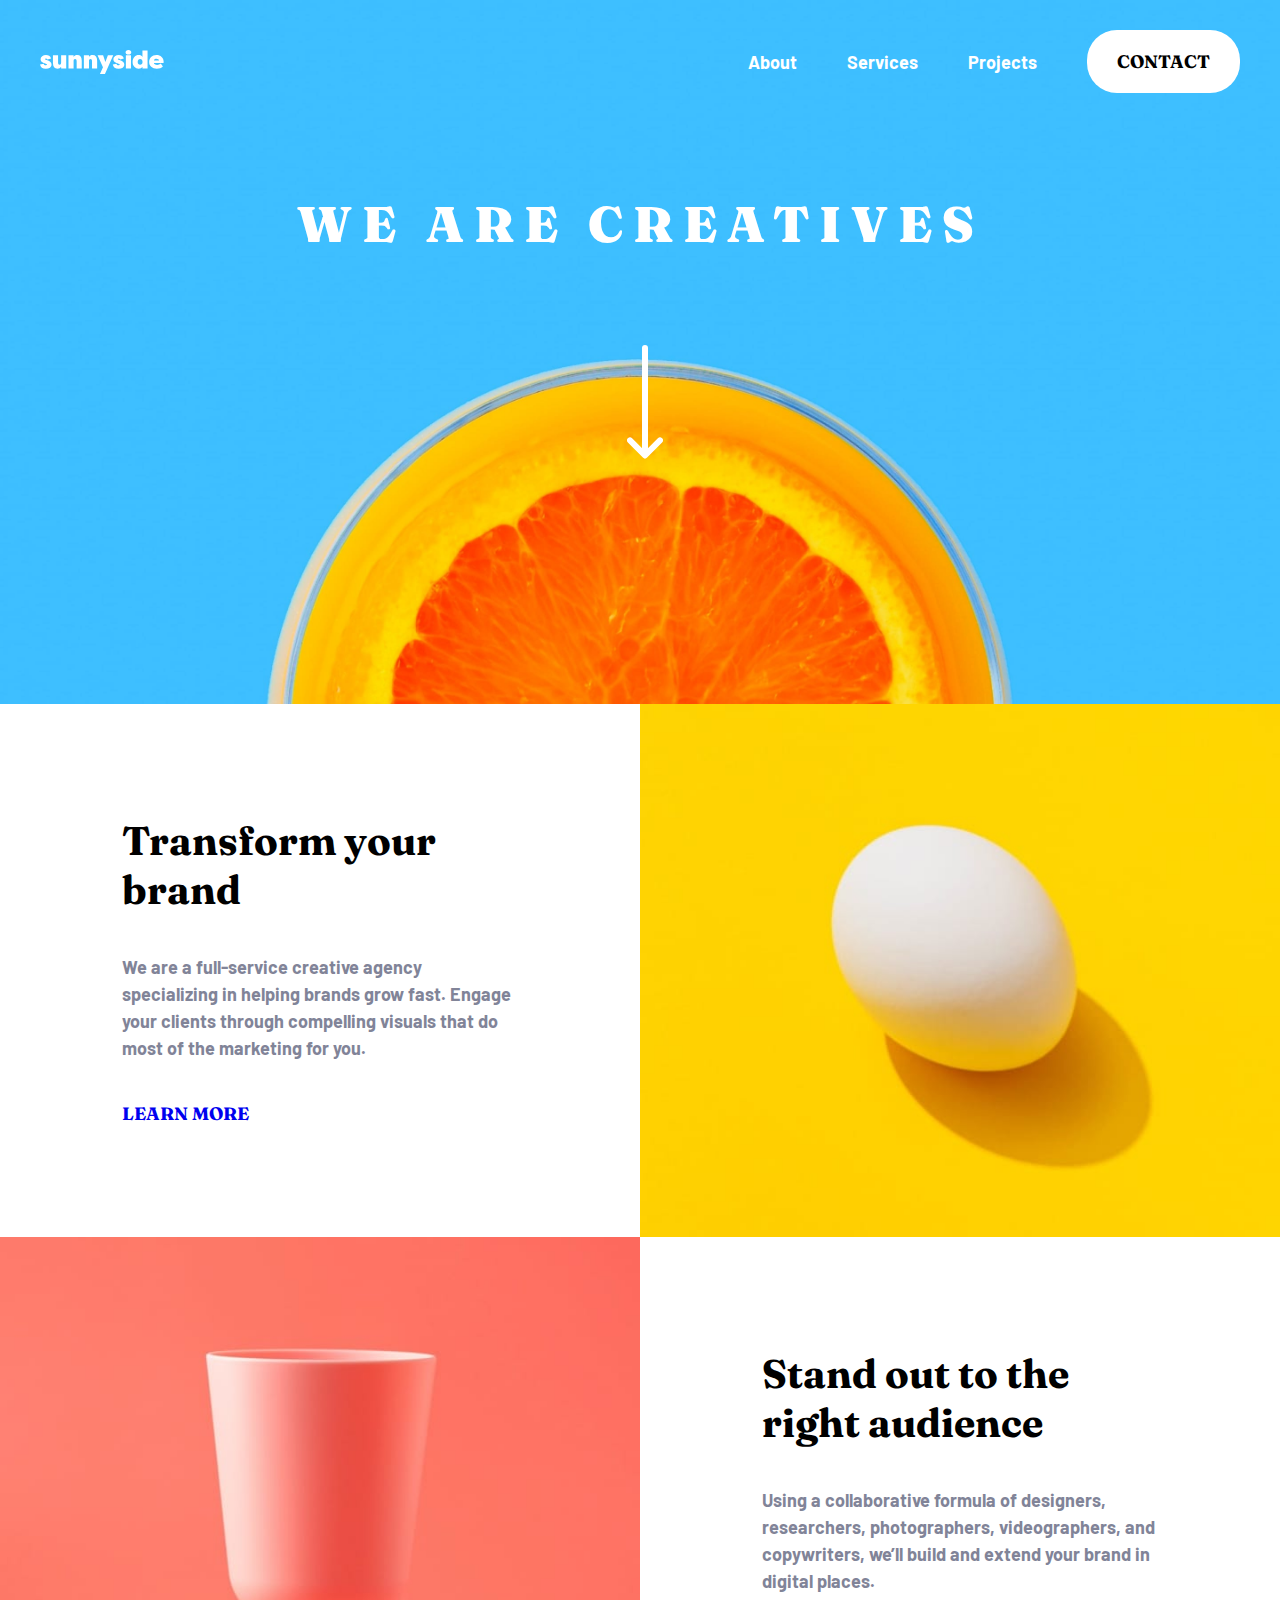
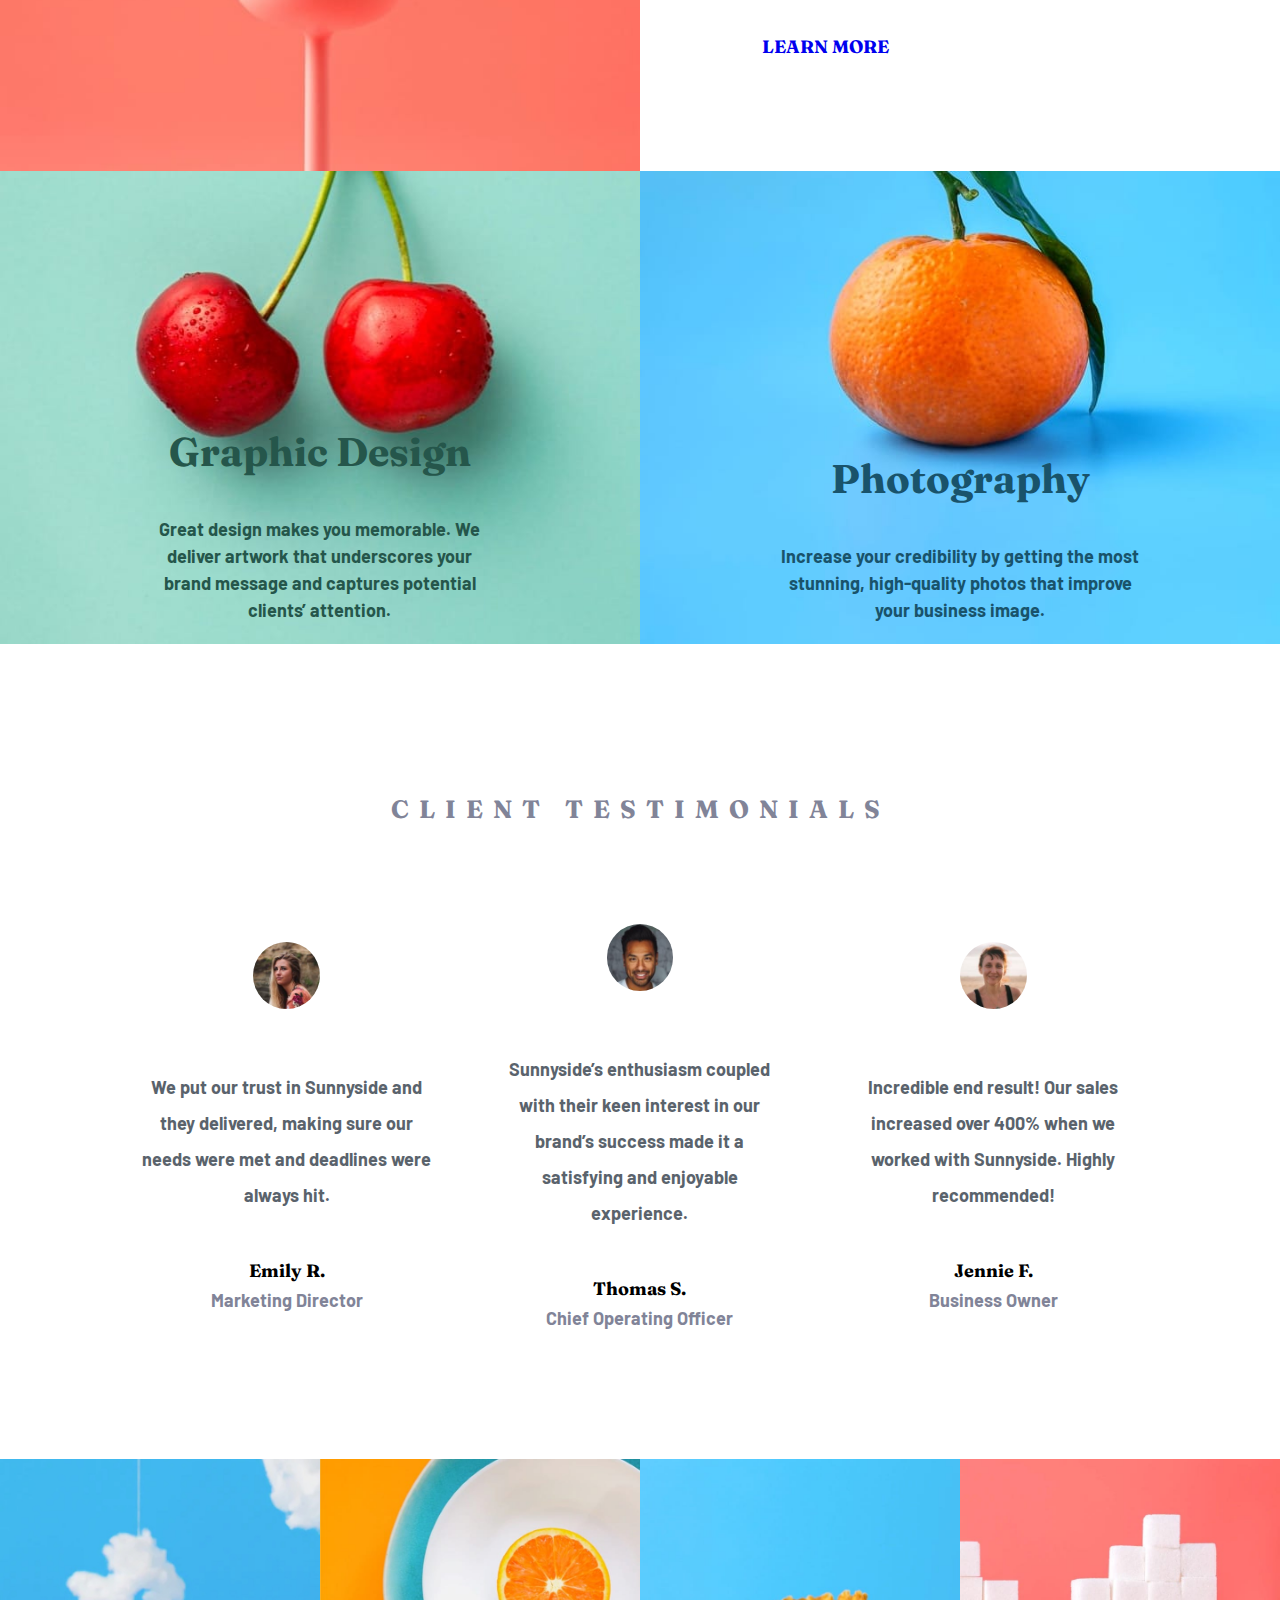
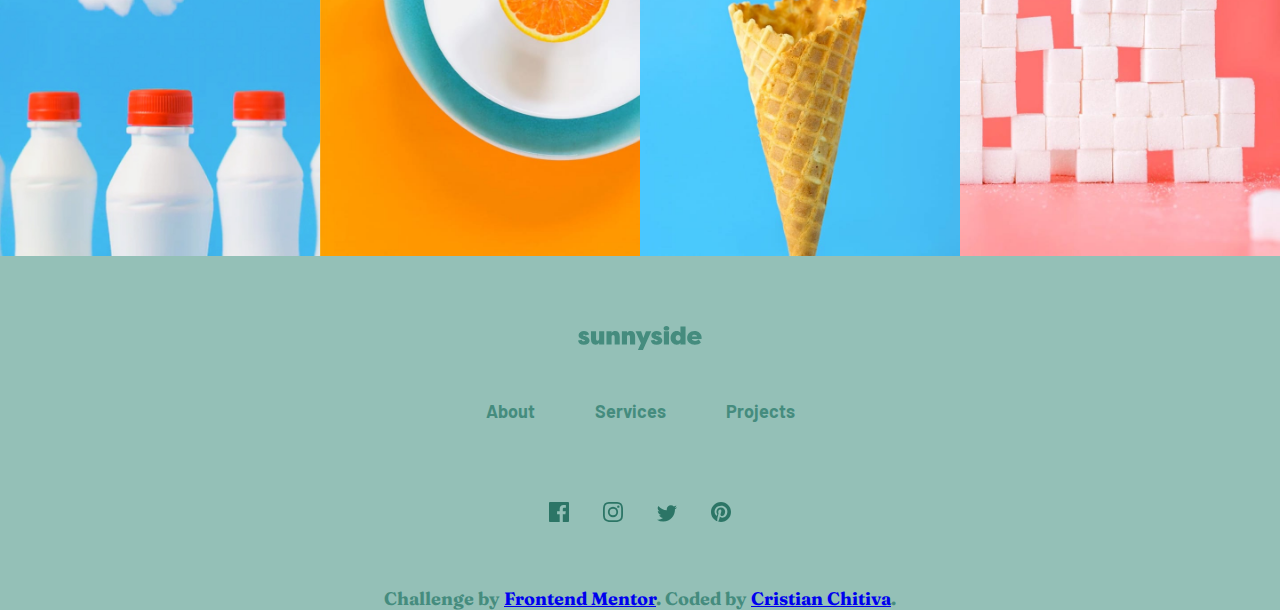
<file: Own/web/myfirstchallenge/index.html>
<!DOCTYPE html>
<html lang="en">
	<head>
		<meta charset="UTF-8" />
		<meta name="viewport" content="width=device-width, initial-scale=1.0" />
		<!-- displays site properly based on user's device -->

		<link
			rel="icon"
			type="image/png"
			sizes="32x32"
			href="./images/favicon-32x32.png"
		/>

		<title>Frontend Mentor | Sunnyside agency landing page</title>

		<link rel="stylesheet" href="style.css" />

		<link
			href="https://fonts.googleapis.com/css2?family=Barlow:wght@600&family=Fraunces:wght@700;900&display=swap"
			rel="stylesheet"
		/>
	</head>
	<body>
		<header>
			<nav>
				<a href="#" class="logo">
					<img src="images/logo.svg" alt="Sunnyside"
				/></a>
				<ul>
					<li>About</li>
					<li>Services</li>
					<li>Projects</li>
				</ul>
				<button type="button">Contact</button>
			</nav>

			<h1>We are creatives</h1>
			<a href="#start">
				<img src="images/icon-arrow-down.svg" alt="arrow-down" class="arrow" />
			</a>
		</header>

		<section class="info even" id="start">
			<img src="images/desktop/image-transform.jpg" alt="grow fast" />
			<div class="description">
				<h2>Transform your brand</h2>
				<p>
					We are a full-service creative agency specializing in helping brands
					grow fast. Engage your clients through compelling visuals that do most
					of the marketing for you.
				</p>
				<a href="#">Learn more</a>
			</div>
		</section>

		<section class="info odd">
			<img src="images/desktop/image-stand-out.jpg" alt="Stand out" />
			<div class="description">
				<h2>Stand out to the right audience</h2>
				<p>
					Using a collaborative formula of designers, researchers,
					photographers, videographers, and copywriters, we’ll build and extend
					your brand in digital places.
				</p>
				<a href="#">Learn more</a>
			</div>
		</section>

		<section class="info">
			<div class="description service design">
				<h2>Graphic design</h2>
				<p>
					Great design makes you memorable. We deliver artwork that underscores
					your brand message and captures potential clients’ attention.
				</p>
			</div>
			<div class="description service photo">
				<h2>Photography</h2>
				<p>
					Increase your credibility by getting the most stunning, high-quality
					photos that improve your business image.
				</p>
			</div>
		</section>

		<section class="clients">
			<h2>Client testimonials</h2>
			<ul>
				<li>
					<img src="images/image-emily.jpg" alt="Emily" />
					<p>
						We put our trust in Sunnyside and they delivered, making sure our
						needs were met and deadlines were always hit.
					</p>
					<address>
						<span>Emily R.</span> <br />
						Marketing Director
					</address>
				</li>
				<li>
					<img src="images/image-thomas.jpg" alt="Thomas" />
					<p>
						Sunnyside’s enthusiasm coupled with their keen interest in our
						brand’s success made it a satisfying and enjoyable experience.
					</p>
					<address>
						<span>Thomas S.</span> <br />
						Chief Operating Officer
					</address>
				</li>
				<li>
					<img src="images/image-jennie.jpg" alt="Jennie" />
					<p>
						Incredible end result! Our sales increased over 400% when we worked
						with Sunnyside. Highly recommended!
					</p>
					<address>
						<span>Jennie F.</span> <br />
						Business Owner
					</address>
				</li>
			</ul>
		</section>

		<footer>
			<p class="gallery">
				<img
					src="images/desktop/image-gallery-milkbottles.jpg"
					alt="milk bottles"
				/>
				<img src="images/desktop/image-gallery-orange.jpg" alt="orange" />
				<img src="images/desktop/image-gallery-cone.jpg" alt="cone" />
				<img
					src="images/desktop/image-gallery-sugarcubes.jpg"
					alt="sugar cubes"
				/>
			</p>
			<img src="images/logo-footer.svg" alt="logo" class="logo" />
			<ul>
				<li>About</li>
				<li>Services</li>
				<li>Projects</li>
			</ul>

			<p id="contact">
				<a href="#">
					<img src="images/icon-facebook.svg" alt="contact facebook" />
				</a>
				<a href="#">
					<img src="images/icon-instagram.svg" alt="contact instagram" />
				</a>
				<a href="#">
					<img src="images/icon-twitter.svg" alt="contact twitter" />
				</a>
				<a href="#">
					<img src="images/icon-pinterest.svg" alt="contact pinterest" />
				</a>
			</p>
			<div class="attribution">
				Challenge by
				<a href="https://www.frontendmentor.io?ref=challenge" target="_blank"
					>Frontend Mentor</a
				>. Coded by <a href="#">Cristian Chitiva</a>.
			</div>
		</footer>
	</body>
</html>
</file>
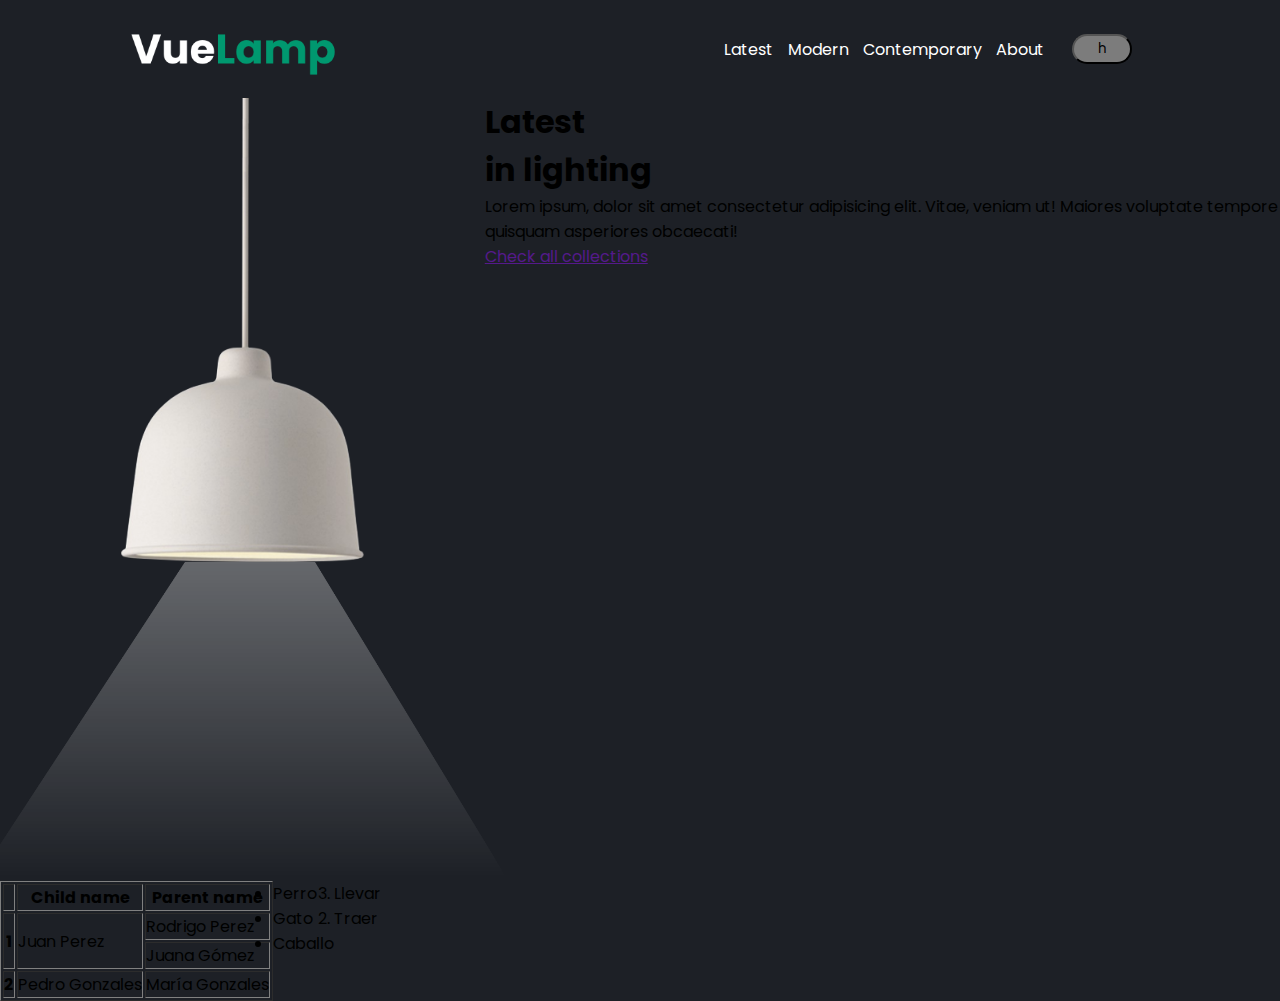
<file: Own/web/myfirstjavascriptwebpage/index.html>
<!DOCTYPE html>
<html lang="en">
	<head>
		<meta charset="UTF-8" />
		<meta http-equiv="X-UA-Compatible" content="IE=edge" />
		<meta name="viewport" content="width=device-width, initial-scale=1.0" />
		<title>Lamp web</title>

		<link rel="stylesheet" href="style.css" />

		<link
			href="https://fonts.googleapis.com/css2?family=Poppins&display=swap"
			rel="stylesheet"
		/>

		<script src="main.js" defer></script>
	</head>
	<body>
		<header>
			<a href="sign.html">
				<img src="images/logo.png" class="logo" alt="logo" />
			</a>
			<nav>
				<ul>
					<li><a href="">Latest</a></li>
					<li><a href="">Modern</a></li>
					<li><a href="">Contemporary</a></li>
					<li><a href="test.html">About</a></li>
				</ul>
			</nav>
				<button onclick="toggleBtn()">
					<span class="slider">h</span>
				</button>
		</header>

		<main>
			<div class="lamp-container">
				<img src="images/lamp.png" class="lamp" alt="lamp" />
				<img src="images/light.png" class="light" id="light" alt="light"/>
			</div>

			<div class="text-container">
				<h1>
					Latest <br />
					in lighting
				</h1>
				<p>
					Lorem ipsum, dolor sit amet consectetur adipisicing elit. Vitae,
					veniam ut! Maiores voluptate tempore quisquam asperiores obcaecati!
				</p>
				<a href="">Check all collections</a>
			</div>
		</main>

		<!-- <i class="fas fa-address-card"></i> -->

		<div class="e">
			<table border="1">
				<tr>
					<td></td>
					<th>Child name</th>
					<th colspan="2">Parent name</th>
				</tr>
				<tr>
					<th rowspan="2">1</th>
					<td rowspan="2">Juan Perez</td>
					<td colspan="2">Rodrigo Perez</td>
				</tr>
				<tr>
					<td colspan="2">Juana Gómez</td>
				</tr>
				<tr>
					<th>2</th>
					<td>Pedro Gonzales</td>
					<td colspan="2">María Gonzales</td>
				</tr>
			</table>
			
			<ul>
				<li>Perro</li>
				<li>Gato</li>
				<li>Caballo</li>
			</ul>
			
			<ol reversed="true">
				<li value="3">Llevar</li>
				<li>Traer</li>
			</ol>
		</div class="e">
	</body>
</html>
</file>
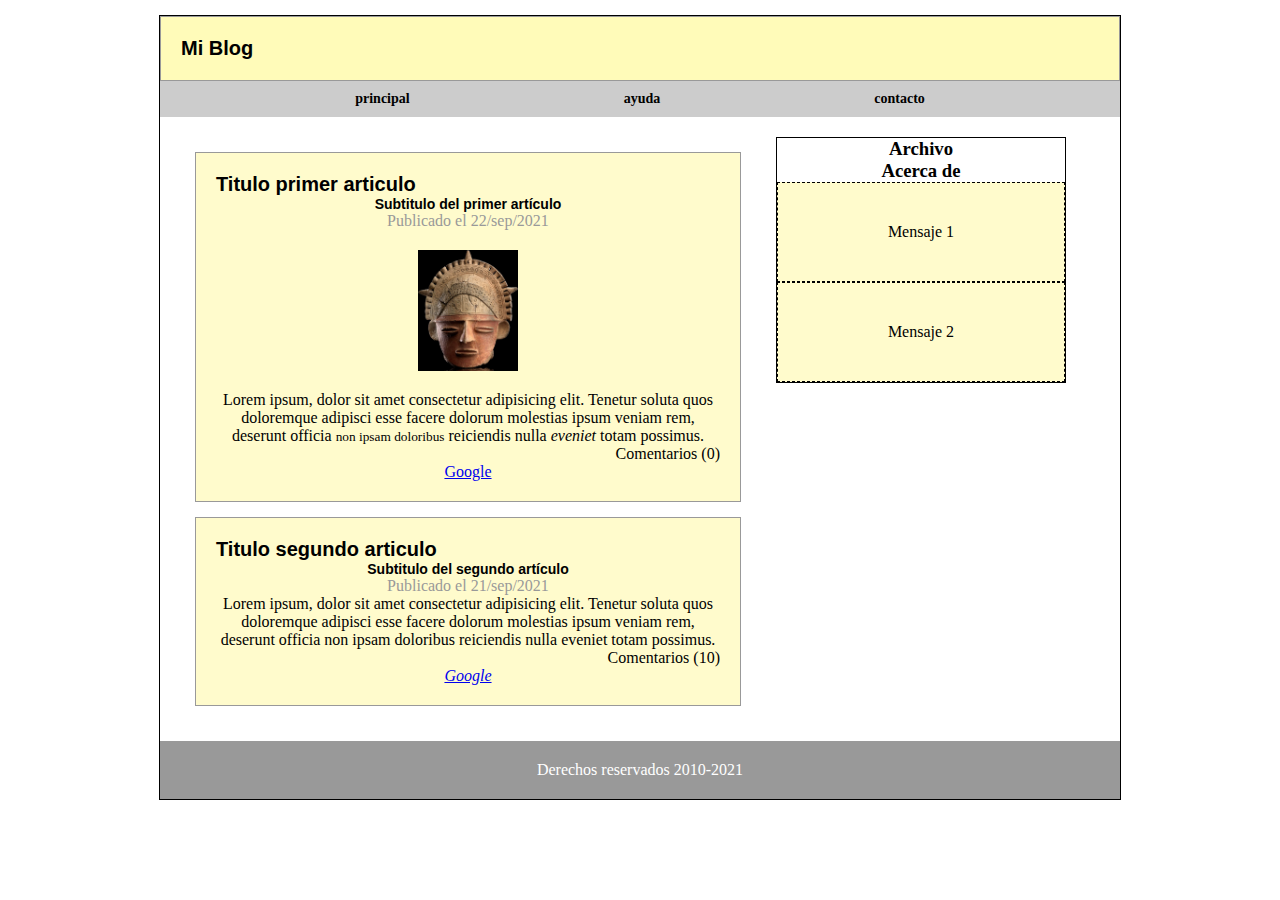
<file: Own/web/myfirstwebpage/index.html>
<!DOCTYPE html>
<html lang="es">

<head>
    <meta charset="UTF-8" />
    <title>Primer página web</title>
    <!-- <style>
        header {
            background-color: black;
            color: aliceblue;
        }
    </style> -->
    <link rel="stylesheet" href="style.css">
</head>

<body>
    <div class="agrupar">
        <header id="main-header">
            <h1>Mi Blog</h1>
        </header>

        <nav class="menu">
            <ul>
                <li>principal</li>
                <li>ayuda</li>
                <li>contacto</li>
            </ul>
        </nav>

        <section>
            <article>
                <hgroup>
                    <h1>Titulo primer articulo</h1>
                    <h2>Subtitulo del primer artículo</h2>
                </hgroup>
                <time datetime="22-09-2021">Publicado el 22/sep/2021</time>

                <img src="images/chibcha.jpg" alt="W3Schools.com" />
                <p>
                    Lorem ipsum, dolor sit amet consectetur adipisicing elit.
                    <span>Tenetur soluta</span> quos doloremque adipisci esse facere
                    dolorum molestias ipsum veniam rem, deserunt officia
                    <small>non ipsam doloribus</small> reiciendis nulla
                    <cite>eveniet</cite> totam possimus.
                </p>


                <footer>
                    <p>Comentarios (0)</p>
                </footer>

                <a href="http://www.google.com">Google</a>
            </article>
            <article>
                <hgroup>
                    <h1>Titulo segundo articulo</h1>
                    <h2>Subtitulo del segundo artículo</h2>
                </hgroup>
                <time datetime="21-09-2021">Publicado el 21/sep/2021</time>

                <p>
                    Lorem ipsum, dolor sit amet consectetur adipisicing elit. Tenetur soluta quos doloremque adipisci
                    esse facere dolorum molestias ipsum veniam rem, deserunt officia non ipsam doloribus reiciendis
                    nulla eveniet totam possimus.
                </p>

                <footer>
                    <p>Comentarios (10)</p>
                </footer>
                <address>
                    <a href="http://www.google.com">Google</a>
                </address>
            </article>
        </section>

        <aside>
            <h3>Archivo</h3>

            <h3>Acerca de</h3>

            <blockquote cite="http://en.wikipedia.org/wiki/">Mensaje 1</blockquote>
            <blockquote> Mensaje 2</blockquote>
        </aside>

        <footer id="pie">Derechos reservados 2010-2021</footer>
    </div>
</body>

</html>
</file>
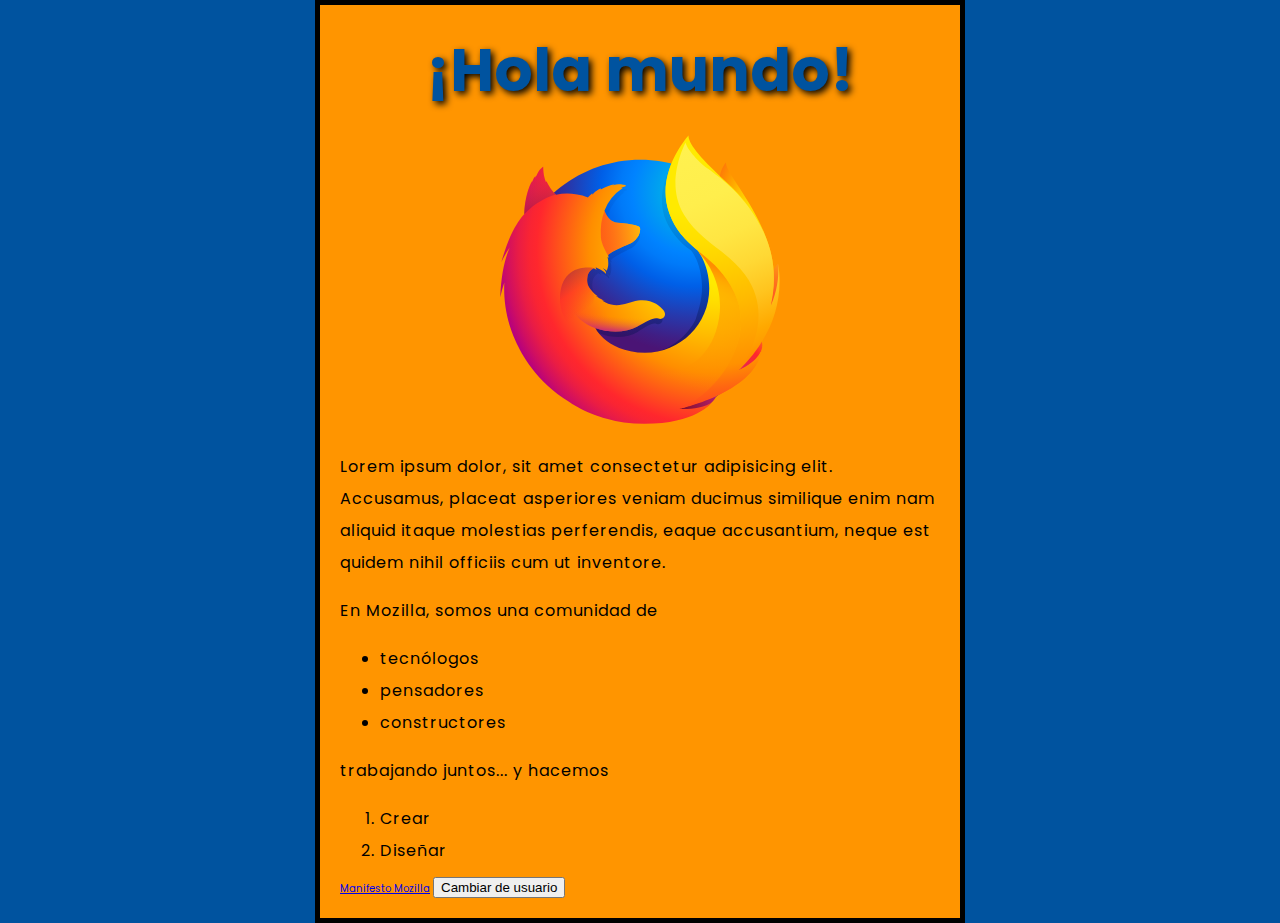
<file: Own/web/testpageweb/index.html>
<!DOCTYPE html>
<html lang="en">
	<head>
		<meta charset="UTF-8" />
		<meta name="viewport" content="width=device-width, initial-scale=1.0" />
		<title>Mi pagina de prueba</title>

		<link rel="stylesheet" href="styles/style.css" type="text/css" />

		<link
			href="https://fonts.googleapis.com/css2?family=Poppins&display=swap"
			rel="stylesheet"
		/>
        
        <script src="scripts/main.js" defer></script>
	</head>
	<body>
		<!-- Encabezados -->
		<h1>Mozilla es genial</h1>

		<!-- Imágenes -->
		<img
			src="images/firefox-logo.svg"
			alt="El logo de Firefox: un zorro en llamas rodeando la Tierra"
			width="300px"
		/>

		<!-- Párrafos -->
		<p>
			Lorem ipsum dolor, sit amet consectetur adipisicing elit. Accusamus,
			placeat asperiores veniam ducimus similique enim nam aliquid itaque
			molestias perferendis, eaque accusantium, neque est quidem nihil officiis
			cum ut inventore.
		</p>

		<!-- Listas -->
		<p class="mi-clase">En Mozilla, somos una comunidad de</p>
		<ul>
			<!-- lista desordenada -->
			<li>tecnólogos</li>
			<li>pensadores</li>
			<li>constructores</li>
		</ul>
		<p id="mi-id">trabajando juntos... y hacemos</p>
		<ol>
			<!-- lista ordenada -->
			<li>Crear</li>
			<li>Diseñar</li>
		</ol>

		<!-- Vínculos -->
		<a href="https://www.mozilla.org/es-AR/about/manifesto/" title="Página de mozilla" target="_blank"
			>Manifesto Mozilla</a
		>
		<!-- href: hypertext reference -->


        <button onclick="estableceNombreUsuario()">Cambiar de usuario</button>
	</body>
</html>
</file>
<file: Own/web/myfirstchallenge/style.css>
* {
	padding: 0;
	margin: 0;
	font-family: Fraunces, serif;
	font-weight: 700;
	font-size: 18px;
}

body {
	display: flex;
	flex-direction: column;
}

header {
	display: flex;
	flex-direction: column;
	background-image: url(images/desktop/image-header.jpg);
	background-repeat: no-repeat;
	background-size: 100vw;
	min-height: 55vw;
	background-position: bottom;
}

header nav {
	display: flex;
	margin: 30px 40px;
	align-items: center;
}

header > nav > .logo {
	display: flex;
	align-items: center;
}

header nav ul {
	display: flex;
	flex-grow: 1;
	justify-content: right;
	margin: 0 25px;
}

header nav ul li {
	display: flex;
	font-family: Barlow, sans-serif;
	margin: 0 25px;
	color: #ffffff;
	text-transform: capitalize;
}

header nav button {
	background-color: #ffffff;
	text-transform: uppercase;
	padding: 20px 30px;
	border: 0;
	border-radius: 30px;
    cursor: pointer;
}

header nav button:active {
	background-color: #91daff;
    color: #ffffff;
}

header h1 {
	text-align: center;
	color: #ffffff;
	font-size: 50px;
	text-transform: uppercase;
	font-weight: bolder;
	margin: 70px auto;
	letter-spacing: 10px;
}

header > a {
	margin: 20px auto;
	width: 2%;
}

section {
	display: flex;
}

.even {
	flex-direction: row-reverse;
}

.odd {
	flex-direction: row;
}

.info img {
	width: 50%;
}

.info .description {
	display: flex;
	flex-direction: column;
	justify-content: center;
	align-items: center;
	width: 50%;
}

.info .description h2 {
	font-size: 40px;
	margin: 20px 0;
	width: 62%;
}

.info .description p {
	color: hsl(232, 10%, 55%);
	font-family: Barlow, sans-serif;
	margin: 20px 0;
	line-height: 1.5em;
	width: 62%;
}

.info .description a {
	text-decoration: none;
	text-transform: uppercase;
	margin: 20px 0;
	width: 62%;
}

.info .service {
	background-size: cover;
	align-items: center;
	justify-content: flex-end;
	min-height: 37vw;
}

.info .design {
	background-image: url(images/desktop/image-graphic-design.jpg);
}

.info .design h2 {
	text-transform: capitalize;
	text-align: center;
	color: hsl(167, 40%, 24%);
	width: 52%;
}

.info .design p {
	text-align: center;
	color: hsl(167, 40%, 24%);
	width: 52%;
}

.info .photo {
	background-image: url(images/desktop/image-photography.jpg);
}

.info .photo h2 {
	text-transform: capitalize;
	text-align: center;
	color: hsl(198, 62%, 26%);
	width: 380px;
}

.info .photo p {
	text-align: center;
	color: hsl(198, 62%, 26%);
	width: 380px;
}

.clients {
	flex-direction: column;
	padding: 100px 110px;
	align-items: center;
	justify-content: center;
}

.clients h2 {
	color: hsl(232, 10%, 55%);
	text-transform: uppercase;
	font-size: 25px;
	letter-spacing: 10px;
	margin: 50px;
}

.clients ul {
	list-style: none;
	display: flex;
	align-items: center;
}

.clients ul li {
	display: flex;
	flex-direction: column;
	margin: 10px;
	align-items: center;
	flex: 1 1 0;
}

.clients ul li img {
	width: 20%;
	margin: 40px;
	border-radius: 50px;
}

.clients ul li p {
	color: hsl(213, 9%, 39%);
	font-family: Barlow, sans-serif;
	line-height: 2em;
	margin: 20px;
	text-align: center;
}

.clients ul li address {
	color: hsl(232, 10%, 55%);
	font-family: Barlow, sans-serif;
	font-style: normal;
	margin: 20px;
	text-align: center;
}

.clients ul li address span {
	color: #000;
	line-height: 2em;
	font-family: Fraunces, serif;
}

footer {
	display: flex;
	flex-direction: column;
	background-color: #94c0b7;
	color: hsl(168, 34%, 41%);
	align-items: center;
}

footer .gallery {
	display: flex;
	margin-bottom: 40px;
	width: 100%;
}

footer .gallery img {
	flex: 1 1 0;
    min-width: 0;
}

footer .logo {
	margin: 30px;
}

footer ul {
	list-style: none;
	display: flex;
	margin: 20px;
}

footer ul li {
	padding: 0 30px;
	font-family: Barlow, sans-serif;
	text-transform: capitalize;
}

footer p#contact {
	margin: 60px;
}

footer p#contact a {
	text-decoration: none;
	padding: 15px;
}
</file>
<file: Own/web/myfirstjavascriptwebpage/style.css>
* {
	margin: 0;
	padding: 0;
	font-family: "Poppins", sans-serif;
}

body {
	background-color: #1d2026;
}

header {
	display: flex;
	padding: 20px 10%;
	align-items: center;
}

header > a {
	display: flex;
	align-items: center;
	justify-content: center;
	margin: 0 3px;
	width: 20%;
}

a img {
	width: 100%;
}

header nav {
	display: flex;
	flex-grow: 1;
}

header nav ul {
	list-style: none;
	flex-grow: 1;
	display: flex;
	justify-content: flex-end;
}

header nav li {
	padding: 0 1%;
}

header nav a {
	text-decoration: none;
	color: rgb(255, 255, 255);
	width: 100%;
}

header button {
	margin: 0 2%;
	cursor: pointer;
	height: 30px;
	width: 60px;
	border-radius: 15px;
	background-color: rgb(124, 124, 124);
}

.active {
	background: rgb(35, 152, 111) !important;
}

header button span#slider {
	display: block;
	appearance: none;
	background-color: rgb(255, 255, 255);
	height: 26px;
	width: 26px;
	border-radius: 50%;
	margin: 2px;
}

span#slider:checked {
	transform: translateX(30px);
}

main {
	display: flex;
}

main .lamp-container {
	display: flex;
	flex-direction: column;
	width: 50%;
	align-items: center;
	overflow: visible;
}

main .lamp-container .lamp {
	width: 50%;
}
main .lamp-container .light {
	width: 110%;
}

.e {
	display: flex;
}
</file>
<file: Own/web/myfirstwebpage/style.css>
* {
	margin: 0;
	padding: 0;
}

h1 {
	font-size: 20px;
	font-family: sans-serif;
	font-weight: bold;
}

h2 {
	font: bold 14px sans-serif;
}

header,
section,
footer,
aside,
nav,
article,
hgroup {
	display: block;
}

body {
	text-align: center;
}

.agrupar {
	width: 960px;
	border: 1px solid black;
	margin: 15px auto;
}

#main-header {
	background: #fffbb9;
	border: 1px solid #999999;
	padding: 20px;
}

#main-header h1 {
	text-align: left;
}

.menu {
	background: #ccc;
	padding: 5px 15px;
}

.menu li {
	list-style: none;
	/* border: 1px solid black; */
	padding: 5px;
	font: bold 14px verdana;
	display: inline-block;
	margin: 0px 100px;
}

section {
	margin: 20px;
	/* border: 1px solid black; */
	width: 60%;
	float: left;
}

aside {
	width: 30%;
	float: left;
	margin: 20px 0;
	border: 1px solid black;
}

aside blockquote {
	border: 1px dashed black;
	padding: 40px;
	background-color: #fffbcc;
}

article {
	background-color: #fffbcc;
	margin: 15px;
	border: 1px solid #999999;
	padding: 20px;
}

article h1 {
	text-align: left;
}

article time {
	text-align: left;
	color: #999999;
}

article footer {
	text-align: right;
}

img {
	width: 100px;
	margin: 20px auto;
	display: block;
}

#pie {
	clear: both;
	padding: 20px;
	background-color: #999999;
	color: white;
}
</file>
<file: Own/web/testpageweb/styles/style.css>
html {
    font-size: 10px;
    font-family: 'Poppins', sans-serif;
    background-color: #00539F;
}

body {
    width: 600px;
    margin: 0 auto;
    background-color: #FF9500;
    padding: 0 20px 20px 20px;
    border: 5px solid black;
}

h1 {
    font-size: 60px;
    text-align: center;
    margin: 0;
    padding: 20px 0;
    color: #00539F;
    text-shadow: 3px 3px 7px black;
}

p, li {
    font-size: 16px;
    line-height: 2;
    letter-spacing: 1px;
}

img {
    display: block;
    margin: 0 auto;
}

a:hover {
    color: aqua;
}
</file>
